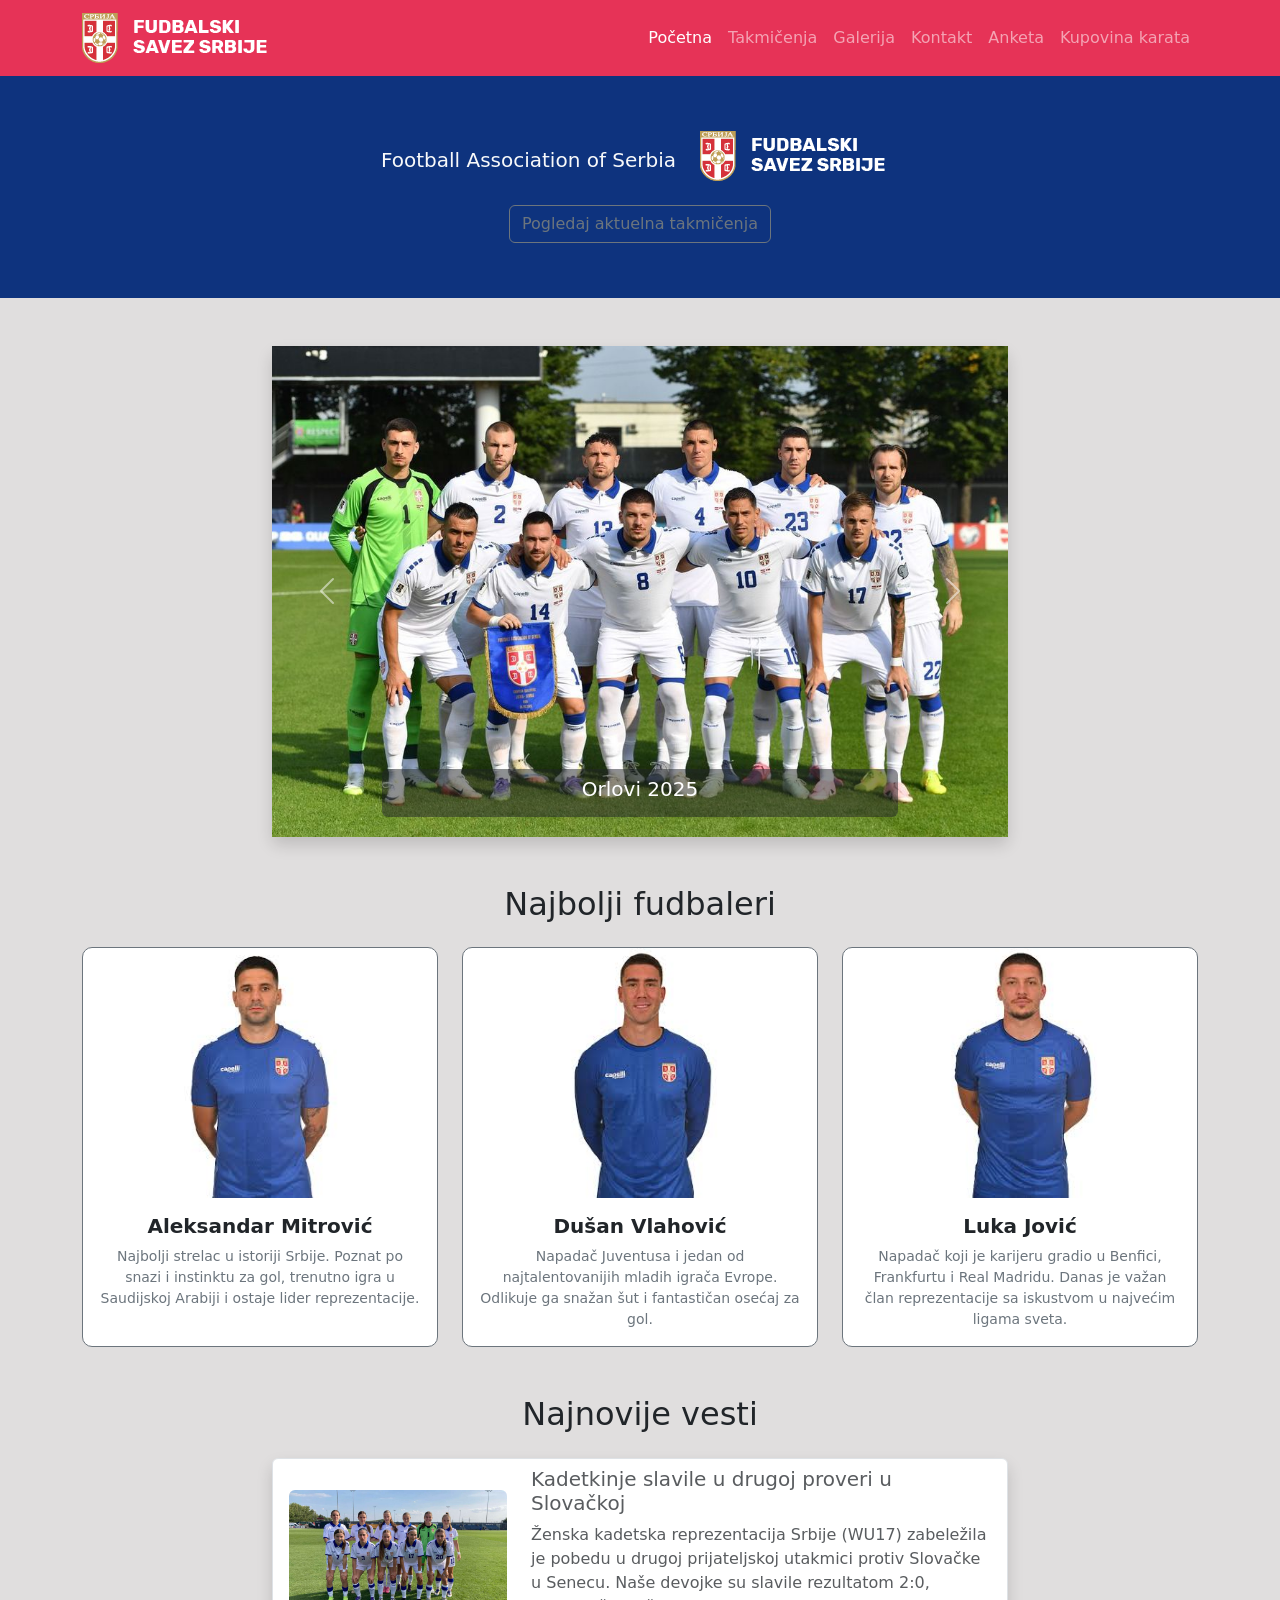
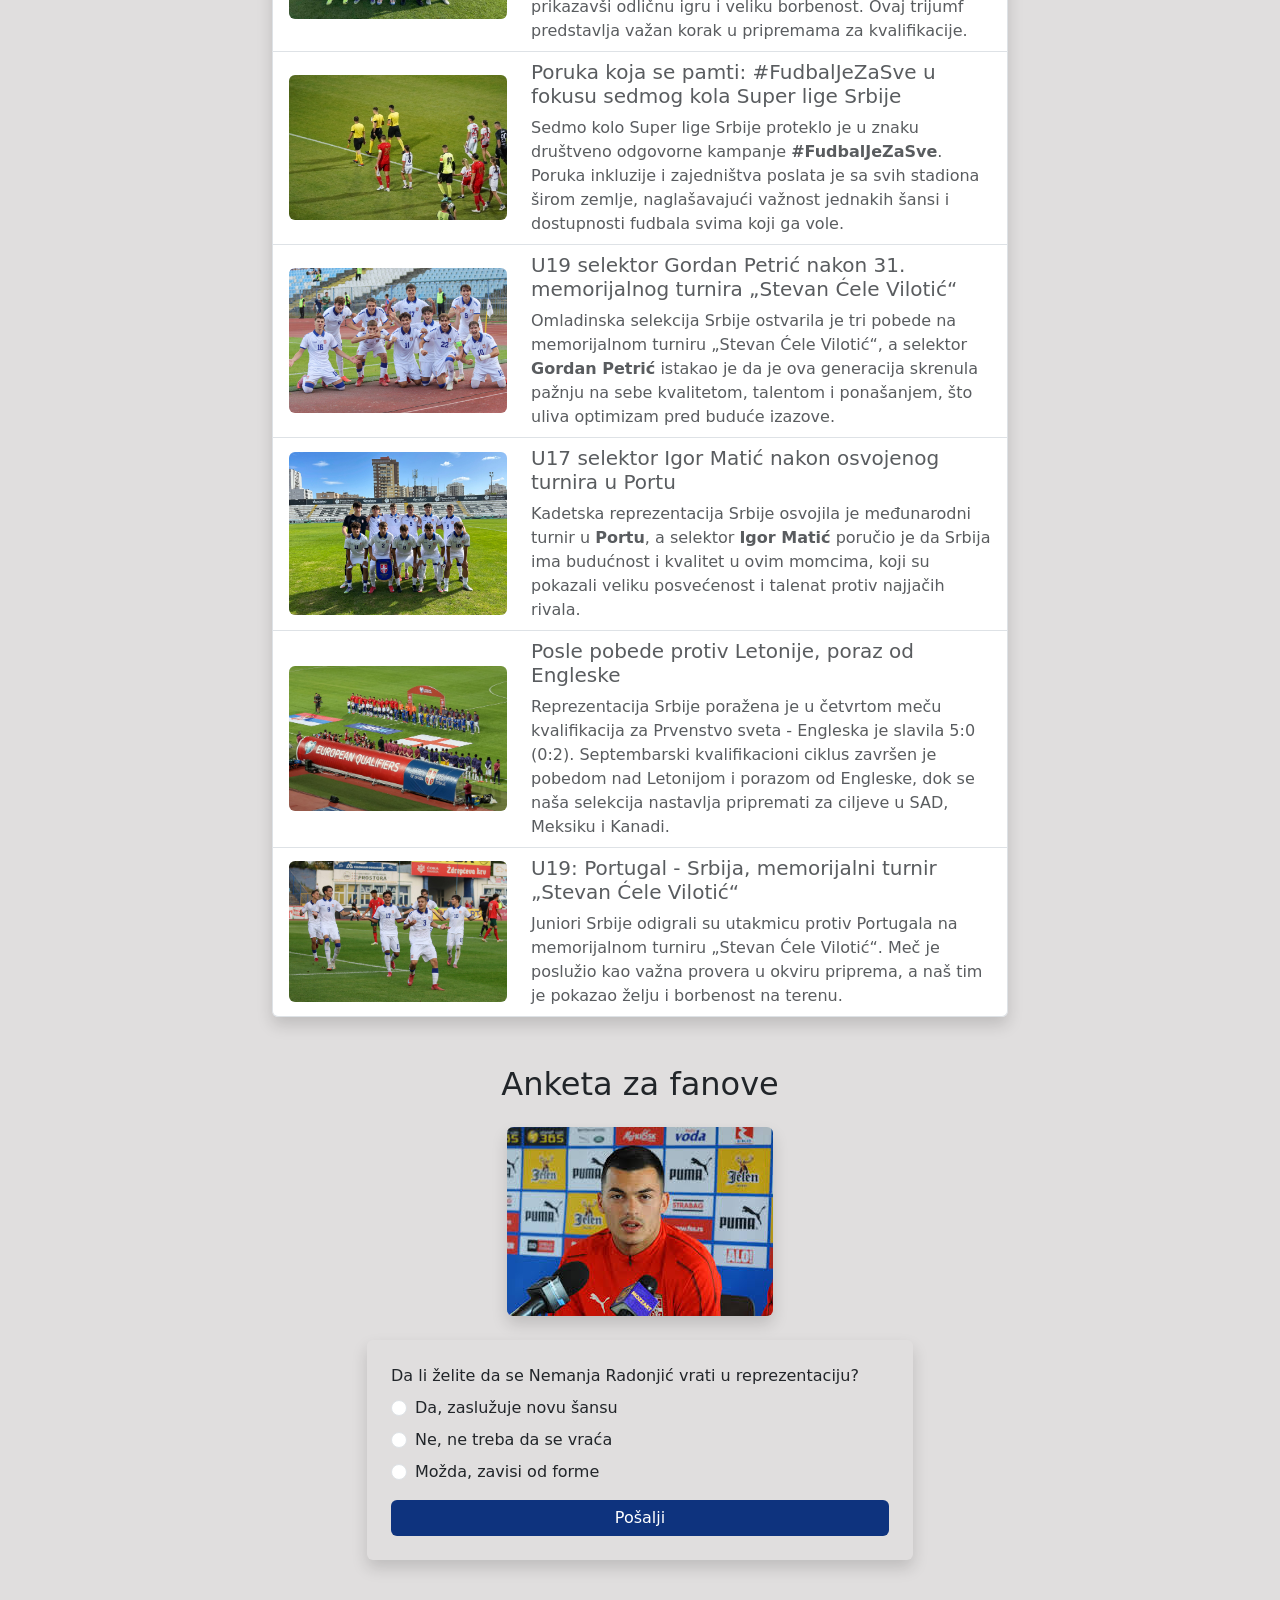
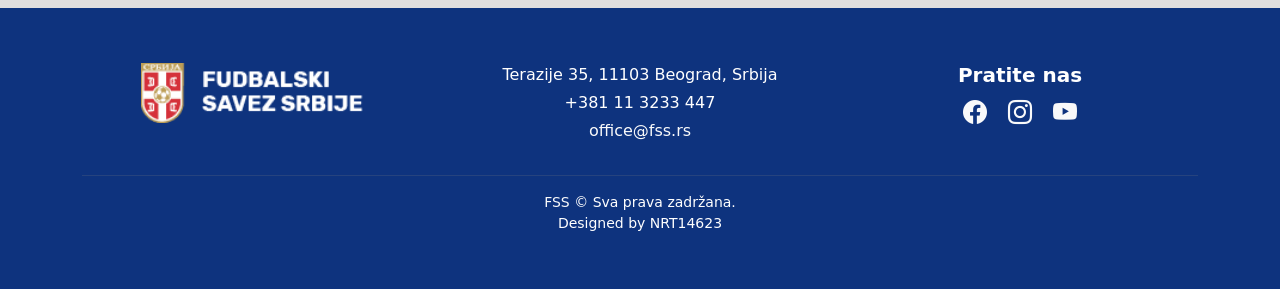
<file: index.html>
<!DOCTYPE html>
<html>
<head>
<title>FSS - Početna</title>
<meta charset="UTF-8">
<meta name="viewport" content="width=device-width, initial-scale=1.0">
<meta name="description" content="Zvanična stranica fudbalske reprezentacije Srbije, vesti, rezultati, takmičenja, igrači i ankete za navijače.">
<meta name="keywords" content="Fudbal, Srbija, reprezentacija, FSS, vesti, fudbalski savezi, utakmice, fudbaleri, takmičenja">
<link href="bootstrap/css/bootstrap.min.css" rel="stylesheet">
<link href="stil.css" rel="stylesheet">
<link rel="stylesheet" href="https://cdn.jsdelivr.net/npm/bootstrap-icons/font/bootstrap-icons.css">
<link rel="icon" type="image/png" href="slike/logo1.png">
</head>
<body>

  <!--Navigacija-->
<nav class="navbar navbar-expand-lg navbar-dark">
  <div class="container">
    <a class="navbar-brand fw-bold" href="index.html">
    <img src="slike/logo.png" alt="FSS Logo" id="logo">
    </a>
    <button class="navbar-toggler" type="button" data-bs-toggle="collapse" data-bs-target="#sazimajuciKontejner">
      <span class="navbar-toggler-icon"></span>
    </button>
    <div class="collapse navbar-collapse justify-content-end" id="sazimajuciKontejner">
      <ul class="navbar-nav">
        <li class="nav-item"><a class="nav-link active" href="index.html">Početna</a></li>
        <li class="nav-item"><a class="nav-link" href="takmicenja.html">Takmičenja</a></li>
        <li class="nav-item"><a class="nav-link" href="galerija.html">Galerija</a></li>
        <li class="nav-item"><a class="nav-link" href="kontakt.html">Kontakt</a></li>
        <li class="nav-item"><a class="nav-link" href="anketa.html">Anketa</a></li>
        <li class="nav-item"><a class="nav-link" href="karte.html">Kupovina karata</a></li>
      </ul>
    </div>
  </div>
</nav>
<!--Kraj navigacije-->

<!--Header-->
<header class="text-light text-center">
  <div class="container">
<div class="row justify-content-center align-items-center">

 <div class="col-auto text-center">   
<h2 class="h5 mt-2 mb-0">Football Association of Serbia</h2>
</div>
<!-- Desna strana logo -->
      <div class="col-auto text-center ">
        <img src="slike/logo.png" alt="Logo FSS" id="logo-header">
      </div>
    </div>
    <!-- Dugme-->
    <div class="row mt-4">
      <div class="col text-center">
        <a href="takmicenja.html" class="btn btn-outline-secondary">
          Pogledaj aktuelna takmičenja
        </a>
      </div>
    </div>
  </div>
</header>
<!---Kraj header-a-->


<!---Carousel-->
<section class="container my-5">
  <div class="row justify-content-center">
    <div class="col-md-8"> 
      <div id="carouselExampleCaptions" class="carousel slide shadow rounded">
        <div class="carousel-inner">
          <div class="carousel-item active">
            <img src="slike/Reprezentacija1.jpeg" class="d-block w-100" alt="Orlovi 2025">
            <div class="carousel-caption bg-dark bg-opacity-50 rounded p-2">
              <h5>Orlovi 2025</h5>
            </div>
          </div>
          <div class="carousel-item">
            <img src="slike/Reprezentacija2.jpg" class="d-block w-100" alt="Orlići 2025">
            <div class="carousel-caption bg-dark bg-opacity-50 rounded p-2">
              <h5>Orlići 2025</h5>
            </div>
          </div>
          <div class="carousel-item">
            <img src="slike/Reprezentacija3.jpg" class="d-block w-100" alt="Ženska selekcija">
            <div class="carousel-caption bg-dark bg-opacity-50 rounded p-2">
              <h5>Ženska "A" selekcija</h5>
            </div>
          </div>
        </div>

        <button class="carousel-control-prev" type="button" data-bs-target="#carouselExampleCaptions" data-bs-slide="prev">
          <span class="carousel-control-prev-icon"></span>
        </button>
        <button class="carousel-control-next" type="button" data-bs-target="#carouselExampleCaptions" data-bs-slide="next">
          <span class="carousel-control-next-icon"></span>
        </button>
      </div>
    </div>
  </div>
</section>

<!--Igraci-->
<section class="container mt-5">
  <h2 class="text-center mb-4">Najbolji fudbaleri</h2>
  <div class="row justify-content-center g-4">

    <!-- Mitrović -->
    <div class="col-md-4">
      <div class="card text-center bg-white border-secondary h-100">
        <img src="slike/Mitrovic.jpg" class="card-img-top img-fluid" alt="Aleksandar Mitrović" style="max-height:250px; object-fit:contain;">
        <div class="card-body">
          <h5 class="card-title text-dark"><strong>Aleksandar Mitrović</strong></h5>
          <p class="card-text text-secondary small">
            Najbolji strelac u istoriji Srbije. Poznat po snazi i instinktu za gol, 
            trenutno igra u Saudijskoj Arabiji i ostaje lider reprezentacije.
          </p>
        </div>
      </div>
    </div>

    <!-- Vlahović -->
    <div class="col-md-4">
      <div class="card text-center bg-white border-secondary h-100">
        <img src="slike/Vlahovic.jpg" class="card-img-top img-fluid" alt="Dušan Vlahović" style="max-height:250px; object-fit:contain;">
        <div class="card-body">
          <h5 class="card-title text-dark"><strong>Dušan Vlahović</strong></h5>
          <p class="card-text text-secondary small">
            Napadač Juventusa i jedan od najtalentovanijih mladih igrača Evrope. 
            Odlikuje ga snažan šut i fantastičan osećaj za gol.
          </p>
        </div>
      </div>
    </div>

    <!-- Jović -->
    <div class="col-md-4">
      <div class="card text-center bg-white border-secondary h-100">
        <img src="slike/Jovic.jpg" class="card-img-top img-fluid" alt="Luka Jović" style="max-height:250px; object-fit:contain;">
        <div class="card-body">
          <h5 class="card-title text-dark"><strong>Luka Jović</strong></h5>
          <p class="card-text text-secondary small">
            Napadač koji je karijeru gradio u Benfici, Frankfurtu i Real Madridu. 
            Danas je važan član reprezentacije sa iskustvom u najvećim ligama sveta.
          </p>
        </div>
      </div>
    </div>

  </div>
</section>




<!---Vesti-->
   <section class="container my-5">
  <div class="row justify-content-center">
    <div class="col-lg-8">
      <h2 class="text-center mb-4">Najnovije vesti</h2>
      <div class="list-group shadow">
     <a href="https://fss.rs/wu17-kadetkinje-slavile-u-drugoj-proveri-u-slovackoj/" 
   target="_blank" rel="noopener" class="list-group-item list-group-item-action">
  <div class="row align-items-center">

    <div class="col-md-4">
      <img src="slike/Vesti1.jpeg" class="img-fluid rounded" alt="Kadetska reprezentacija Srbije">
    </div>
    <div class="col-md-8">
      <h5>Kadetkinje slavile u drugoj proveri u Slovačkoj</h5>
      <p class="mb-0">
        Ženska kadetska reprezentacija Srbije (WU17) zabeležila je pobedu u drugoj prijateljskoj utakmici 
        protiv Slovačke u Senecu. Naše devojke su slavile rezultatom 2:0, prikazavši odličnu igru i veliku borbenost. 
        Ovaj trijumf predstavlja važan korak u pripremama za kvalifikacije.
      </p>
    </div>
  </div>
</a>

<a href="https://fss.rs/poruka-koja-se-pamti-fudbaljezasve-u-fokusu-sedmog-kola-super-lige-srbije/" 
   target="_blank" rel="noopener" class="list-group-item list-group-item-action">
  <div class="row align-items-center">
    
    <div class="col-md-4">
      <img src="slike/Vesti.jpg" class="img-fluid rounded" alt="Fudbal je za sve">
    </div>
    <div class="col-md-8">
      <h5>Poruka koja se pamti: #FudbalJeZaSve u fokusu sedmog kola Super lige Srbije</h5>
      <p class="mb-0">
        Sedmo kolo Super lige Srbije proteklo je u znaku društveno odgovorne kampanje 
        <strong>#FudbalJeZaSve</strong>. Poruka inkluzije i zajedništva poslata je sa svih 
        stadiona širom zemlje, naglašavajući važnost jednakih šansi i dostupnosti fudbala 
        svima koji ga vole.
      </p>
    </div>
  </div>
</a>

<a href="https://fss.rs/u19-selektor-gordan-petric-nakon-31-memorijalnog-turnira-stevan-cele-vilotic-i-tri-pobede-omladinske-selekcije-ova-generacija-skrenula-je-paznju-na-sebe-svojim-kvalitetom-talentom-i-ponasanjem/" 
   target="_blank" rel="noopener" class="list-group-item list-group-item-action">
  <div class="row align-items-center">
    
    <div class="col-md-4">
      <img src="slike/Vesti2.jpg" class="img-fluid rounded" alt="U19 selektor Gordan Petrić">
    </div>
    <div class="col-md-8">
      <h5>U19 selektor Gordan Petrić nakon 31. memorijalnog turnira „Stevan Ćele Vilotić“</h5>
      <p class="mb-0">
        Omladinska selekcija Srbije ostvarila je tri pobede na memorijalnom turniru 
        „Stevan Ćele Vilotić“, a selektor <strong>Gordan Petrić</strong> istakao je da je 
        ova generacija skrenula pažnju na sebe kvalitetom, talentom i ponašanjem, 
        što uliva optimizam pred buduće izazove.
      </p>
    </div>
  </div>
</a>

<a href="https://fss.rs/u17-selektor-igor-matic-nakon-osvojenog-turnira-u-portu-srbija-ima-buducnost-i-kvalitet-u-ovim-momcima/" 
   target="_blank" rel="noopener" class="list-group-item list-group-item-action">
  <div class="row align-items-center">

    <div class="col-md-4">
      <img src="slike/Vesti3.jpg" class="img-fluid rounded" alt="U17 selektor Igor Matić">
    </div>
    <div class="col-md-8">
      <h5>U17 selektor Igor Matić nakon osvojenog turnira u Portu</h5>
      <p class="mb-0">
        Kadetska reprezentacija Srbije osvojila je međunarodni turnir u <strong>Portu</strong>, 
        a selektor <strong>Igor Matić</strong> poručio je da Srbija ima budućnost i kvalitet 
        u ovim momcima, koji su pokazali veliku posvećenost i talenat protiv najjačih rivala.
      </p>
    </div>
  </div>
</a>

<a href="https://fss.rs/72600-2/" target="_blank" rel="noopener" class="list-group-item list-group-item-action">
  <div class="row align-items-center">
   
    <div class="col-md-4">
      <img src="slike/Vesti4.jpeg" class="img-fluid rounded" alt="Posle pobede Letonije, poraz od Engleske">
    </div>
    <div class="col-md-8">
      <h5>Posle pobede protiv Letonije, poraz od Engleske</h5>
      <p class="mb-0">
        Reprezentacija Srbije poražena je u četvrtom meču kvalifikacija za Prvenstvo sveta - Engleska je slavila 5:0 (0:2). 
        Septembarski kvalifikacioni ciklus završen je pobedom nad Letonijom i porazom od Engleske, dok se naša selekcija nastavlja pripremati za ciljeve u SAD, Meksiku i Kanadi.
      </p>
    </div>
  </div>
</a>

<a href="https://fss.rs/u19-portugal-srbija-memorijalni-turnir-stevan-cele-vilotic/" target="_blank" rel="noopener" class="list-group-item list-group-item-action">
  <div class="row align-items-center">
    
    <div class="col-md-4">
      <img src="slike/Vesti5.jpg" class="img-fluid rounded" alt="U19 Portugal vs Srbija Memorijal Stevan Ćele Vilotić">
    </div>
    <div class="col-md-8">
      <h5>U19: Portugal - Srbija, memorijalni turnir „Stevan Ćele Vilotić“</h5>
      <p class="mb-0">
        Juniori Srbije odigrali su utakmicu protiv Portugala na memorijalnom turniru „Stevan Ćele Vilotić“. 
        Meč je poslužio kao važna provera u okviru priprema, a naš tim je pokazao želju i borbenost na terenu.
      </p>
    </div>
  </div>
</a>
 </div>
 </div> 
 </div>
</section>


 <!--Anketa za fanove-->
<section class="container my-5">
  <h2 class="text-center mb-4">Anketa za fanove</h2>

  <!-- Slika -->
  <div class="text-center mb-4">
    <img src="slike/Radonjic.jpg" alt="Nemanja Radonjić" 
         class="img-fluid rounded shadow" 
         style="max-width:400px; height:auto;">
  </div>

  <!-- Forma -->
  <div class="row justify-content-center">
    <div class="col-md-6">
      <form id="fanOdgovor" class="text-start p-4 rounded shadow">
        <label class="form-label ">Da li želite da se Nemanja Radonjić vrati u reprezentaciju?</label>

        <div class="form-check mb-2">
          <input class="form-check-input" type="radio" name="odgovor" id="da" value="Da">
          <label class="form-check-label" for="da">Da, zaslužuje novu šansu</label>
        </div>

        <div class="form-check mb-2">
          <input class="form-check-input" type="radio" name="odgovor" id="ne" value="Ne">
          <label class="form-check-label" for="ne">Ne, ne treba da se vraća</label>
        </div>

        <div class="form-check mb-3">
          <input class="form-check-input" type="radio" name="odgovor" id="mozda" value="Možda">
          <label class="form-check-label" for="mozda">Možda, zavisi od forme</label>
        </div>

        <button type="submit" class="btn btn-primary w-100">Pošalji</button>
      </form>

      <div id="alertFan" class="alert alert-success mt-3 d-none" role="alert">
        Hvala što ste glasali!
      </div>
    </div>
  </div>
</section>


<!--footer-->
<footer>
  <div class="container">
    <div class="row">
      <!-- Logo -->
      <div class="col-md-4 mb-3">
        <img src="slike/logo.png" alt="FSS logo" id="logo-footer" style="height:60px;">
      </div>

      <!-- Kontakt informacije -->
      <div class="col-md-4 mb-3">
        <p class="mb-1">Terazije 35, 11103 Beograd, Srbija</p>
        <p class="mb-1">+381 11 3233 447</p>
        <p class="mb-0"><a href="mailto:office@fss.rs" class="text-light text-decoration-none">office@fss.rs</a></p>
      </div>

      <!-- Društvene mreže -->
      <div class="col-md-4 mb-3">
        <h5 class="fw-bold">Pratite nas</h5>
        <a href="https://www.facebook.com/FudbalskiSavezSrbije" class="text-light me-3"><i class="bi bi-facebook fs-4"></i></a>
        <a href="https://www.instagram.com/fudbalskisavezsrbije/" class="text-light me-3"><i class="bi bi-instagram fs-4"></i></a>
        <a href="https://www.youtube.com/user/FSSrbije" class="text-light"><i class="bi bi-youtube fs-4"></i></a>
      </div>
    </div>

    <hr class="border-secondary">

    <!-- Copyright -->
    <div class="text-center small">
      <span><a href="index.html" class="text-decoration-none text-light">FSS</a> © Sva prava zadržana.</span>
      <div>Designed by NRT14623</div>
    </div>
  </div>
</footer>
<!--Kraj footer-a-->

<script>
document.addEventListener('DOMContentLoaded', function () {
  const form = document.getElementById('fanOdgovor');
  const alertBox = document.getElementById('alertFan');

  form.addEventListener('submit', function (e) {
    e.preventDefault();
    alertBox.classList.remove('d-none');
  });
});
</script>



<script src="bootstrap/js/bootstrap.bundle.min.js"></script>


</body>
</html>
</file>
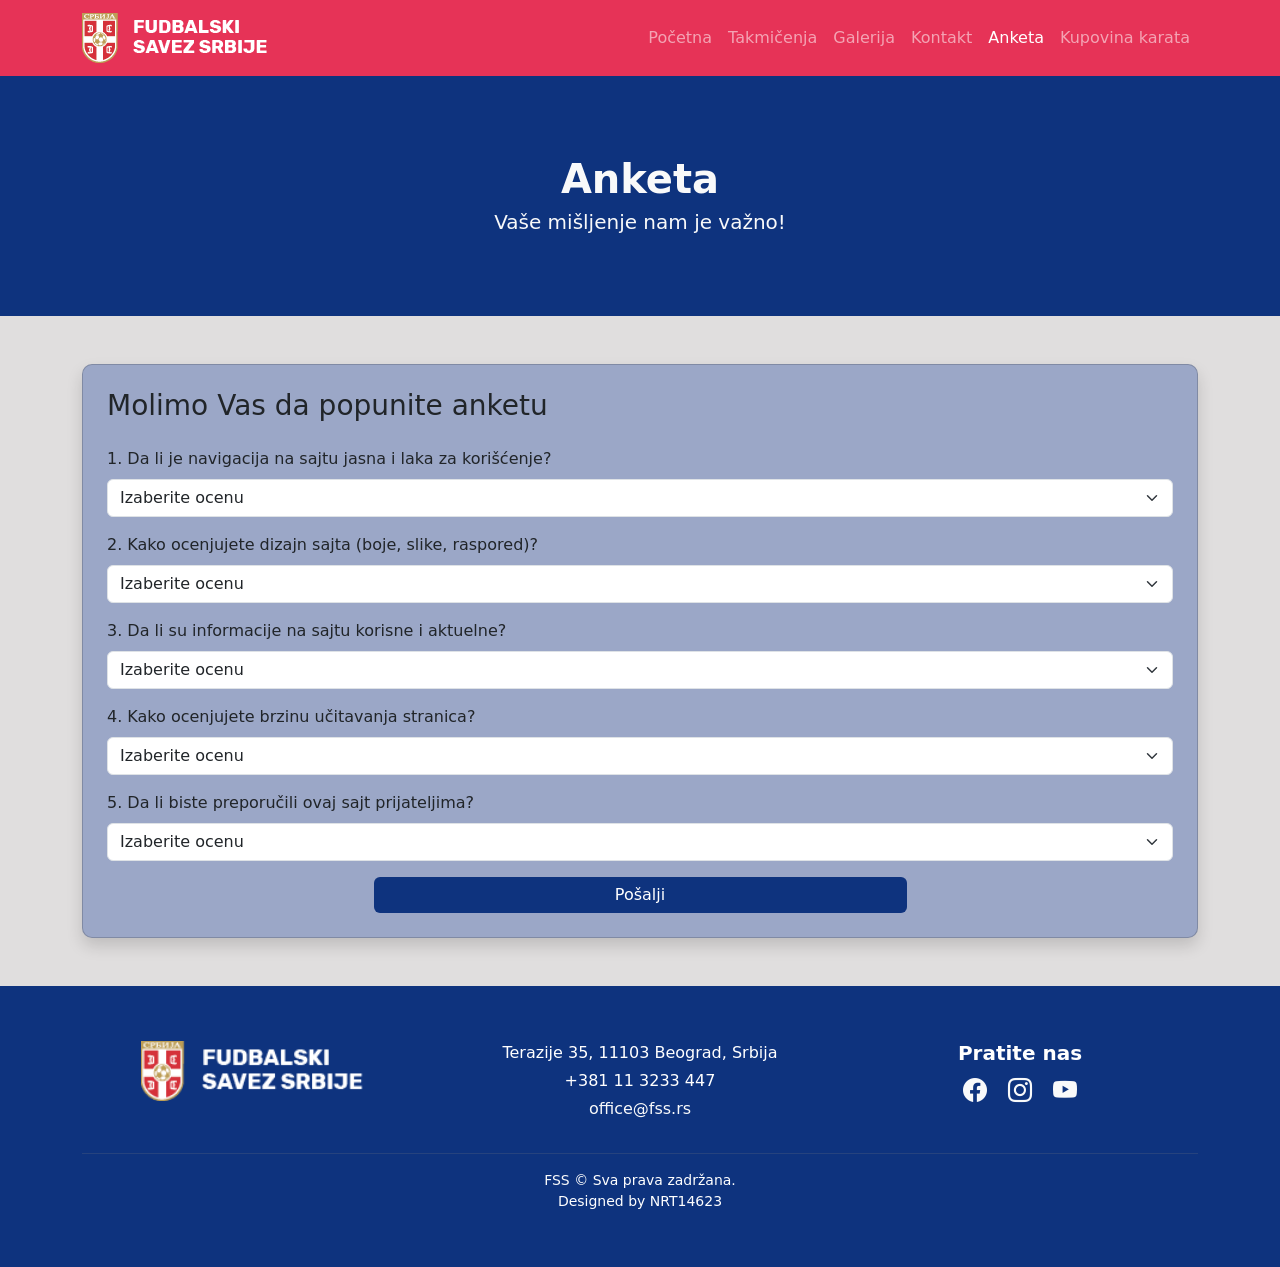
<file: anketa.html>
<!DOCTYPE html>
<html>
<head>
<title>FSS - Anketa</title>
<meta charset="UTF-8">
<meta name="viewport" content="width=device-width, initial-scale=1.0">
<meta name="description" content="Učestvujte u anketama Fudbalskog saveza Srbije i podelite svoje mišljenje o sajtu">
<meta name="keywords" content="Anketa, navijači, mišljenje, fudbal, FSS, reprezentacija, povratne informacije">
<link href="bootstrap/css/bootstrap.min.css" rel="stylesheet">
<link href="stil.css" rel="stylesheet">
<link rel="stylesheet" href="https://cdn.jsdelivr.net/npm/bootstrap-icons/font/bootstrap-icons.css">
<link rel="icon" type="image/png" href="slike/logo1.png">
</head>
<body>

  <!--Navigacija-->
<nav class="navbar navbar-expand-lg navbar-dark">
  <div class="container">
    <a class="navbar-brand fw-bold" href="index.html">
    <img src="slike/logo.png" alt="FSS Logo" id="logo">
    </a>
    <button class="navbar-toggler" type="button" data-bs-toggle="collapse" data-bs-target="#sazimajuciKontejner">
      <span class="navbar-toggler-icon"></span>
    </button>
    <div class="collapse navbar-collapse justify-content-end" id="sazimajuciKontejner">
      <ul class="navbar-nav">
        <li class="nav-item"><a class="nav-link" href="index.html">Početna</a></li>
        <li class="nav-item"><a class="nav-link" href="takmicenja.html">Takmičenja</a></li>
        <li class="nav-item"><a class="nav-link" href="galerija.html">Galerija</a></li>
        <li class="nav-item"><a class="nav-link" href="kontakt.html">Kontakt</a></li>
        <li class="nav-item"><a class="nav-link active" href="anketa.html">Anketa</a></li>
        <li class="nav-item"><a class="nav-link" href="karte.html">Kupovina karata</a></li>
      </ul>
    </div>
  </div>
</nav>
<!--Kraj navigacije-->

<!--Header-->
<header class="text-light text-center">
<div class="container">
<div class="row justify-content-center align-items-center">
    <div class="row mt-4">
      <div class="col text-center">
         <h1 class="mb-1">Anketa</h1>
          <p class="lead mb-4">Vaše mišljenje nam je važno!</p>
      </div>
    </div>
  </div>
</header>
<!---Kraj header-a-->

<section class="container my-5">
  <div class="card shadow p-4" id="kartica">
    <h3 class="mb-4">Molimo Vas da popunite anketu</h3>
    <form id="anketaForm">
      <div class="mb-3">
        <label for="pitanje1" class="form-label">1. Da li je navigacija na sajtu jasna i laka za korišćenje?</label>
        <select class="form-select" id="pitanje1" required>
          <option value="">Izaberite ocenu</option>
          <option value="1">1 - Uopšte nije jasna</option>
          <option value="2">2</option>
          <option value="3">3 - Delimično je jasna</option>
          <option value="4">4</option>
          <option value="5">5 - Veoma jasna</option>
        </select>
      </div>
      <div class="mb-3">
        <label for="pitanje2" class="form-label">2. Kako ocenjujete dizajn sajta (boje, slike, raspored)?</label>
        <select class="form-select" id="pitanje2" required>
          <option value="">Izaberite ocenu</option>
          <option value="1">1 - Loše</option>
          <option value="2">2</option>
          <option value="3">3 - Prosečno</option>
          <option value="4">4</option>
          <option value="5">5 - Odlično</option>
        </select>
      </div>
      <div class="mb-3">
        <label for="pitanje3" class="form-label">3. Da li su informacije na sajtu korisne i aktuelne?</label>
        <select class="form-select" id="pitanje3" required>
          <option value="">Izaberite ocenu</option>
          <option value="1">1 - Uopšte nisu</option>
          <option value="2">2</option>
          <option value="3">3 - Delimično</option>
          <option value="4">4</option>
          <option value="5">5 - Veoma su korisne</option>
        </select>
      </div>
      <div class="mb-3">
        <label for="pitanje4" class="form-label">4. Kako ocenjujete brzinu učitavanja stranica?</label>
        <select class="form-select" id="pitanje4" required>
          <option value="">Izaberite ocenu</option>
          <option value="1">1 - Veoma sporo</option>
          <option value="2">2</option>
          <option value="3">3 - Prihvatljivo</option>
          <option value="4">4</option>
          <option value="5">5 - Veoma brzo</option>
        </select>
      </div>
      <div class="mb-3">
        <label for="pitanje5" class="form-label">5. Da li biste preporučili ovaj sajt prijateljima?</label>
        <select class="form-select" id="pitanje5" required>
          <option value="">Izaberite ocenu</option>
          <option value="1">1 - Ne bih preporučio</option>
          <option value="2">2</option>
          <option value="3">3 - Možda ali ne baš svima</option>
          <option value="4">4</option>
          <option value="5">5 - Vrlo rado bih preporučio svima</option>
        </select>
      </div>
<div class="text-center">
  <button type="submit" class="btn btn-primary w-50">Pošalji</button>
</div>
    </form>
  </div>



  <!-- Statistika -->
  <div id="statistika" class="mt-5 d-none">
    <h3 class="mb-4">Statistika</h3>
    <ul class="list-group">
      <li class="list-group-item d-flex justify-content-between">
        Navigacija: <span id="rez1"></span>
      </li>
      <li class="list-group-item d-flex justify-content-between">
        Dizajn sajta: <span id="rez2"></span>
      </li>
      <li class="list-group-item d-flex justify-content-between">
        Informacije: <span id="rez3"></span>
      </li>
      <li class="list-group-item d-flex justify-content-between">
        Brzina sajta: <span id="rez4"></span>
      </li>
      <li class="list-group-item d-flex justify-content-between">
        Preporuka sajta: <span id="rez5"></span>
      </li>
    </ul>
  </div>
</section>

<!--footer-->
<footer>
  <div class="container">
    <div class="row">
      <!-- Logo -->
      <div class="col-md-4 mb-3">
        <img src="slike/logo.png" alt="FSS logo" id="logo-footer" style="height:60px;">
      </div>

      <!-- Kontakt informacije -->
      <div class="col-md-4 mb-3">
        <p class="mb-1">Terazije 35, 11103 Beograd, Srbija</p>
        <p class="mb-1">+381 11 3233 447</p>
        <p class="mb-0"><a href="mailto:office@fss.rs" class="text-light text-decoration-none">office@fss.rs</a></p>
      </div>

      <!-- Društvene mreže -->
      <div class="col-md-4 mb-3">
        <h5 class="fw-bold">Pratite nas</h5>
        <a href="https://www.facebook.com/FudbalskiSavezSrbije" class="text-light me-3"><i class="bi bi-facebook fs-4"></i></a>
        <a href="https://www.instagram.com/fudbalskisavezsrbije/" class="text-light me-3"><i class="bi bi-instagram fs-4"></i></a>
        <a href="https://www.youtube.com/user/FSSrbije" class="text-light"><i class="bi bi-youtube fs-4"></i></a>
      </div>
    </div>

    <hr class="border-secondary">

    <!-- Copyright -->
    <div class="text-center small">
      <span><a href="index.html" class="text-decoration-none text-light">FSS</a> © Sva prava zadržana.</span>
      <div>Designed by NRT14623</div>
    </div>
  </div>
</footer>
<!--Kraj footer-a-->

<script src="https://code.jquery.com/jquery-3.6.0.min.js"></script>

<script>
$(document).ready(function(){
  $("#anketaForm").on("submit", function(e){
    e.preventDefault();
    let oc1 = parseFloat($("#pitanje1").val());
    let oc2 = parseFloat($("#pitanje2").val());
    let oc3 = parseFloat($("#pitanje3").val());
    let oc4 = parseFloat($("#pitanje4").val());
    let oc5 = parseFloat($("#pitanje5").val());
    function oznaci(id, ocena){
      let boja;
      if(ocena <= 1.25){ boja = "bg-primary text-white"; }
      else if(ocena <= 3.5){ boja = "bg-warning"; }
      else { boja = "bg-success text-white"; }
      $("#" + id).text(ocena.toFixed(2)).attr("class", boja + " px-2 rounded");
    }
    oznaci("rez1", oc1);
    oznaci("rez2", oc2);
    oznaci("rez3", oc3);
    oznaci("rez4", oc4);
    oznaci("rez5", oc5);
    $("#statistika").removeClass("d-none");
  });
});
</script>

<script src="bootstrap/js/bootstrap.bundle.min.js"></script>


</body>
</html>
</file>
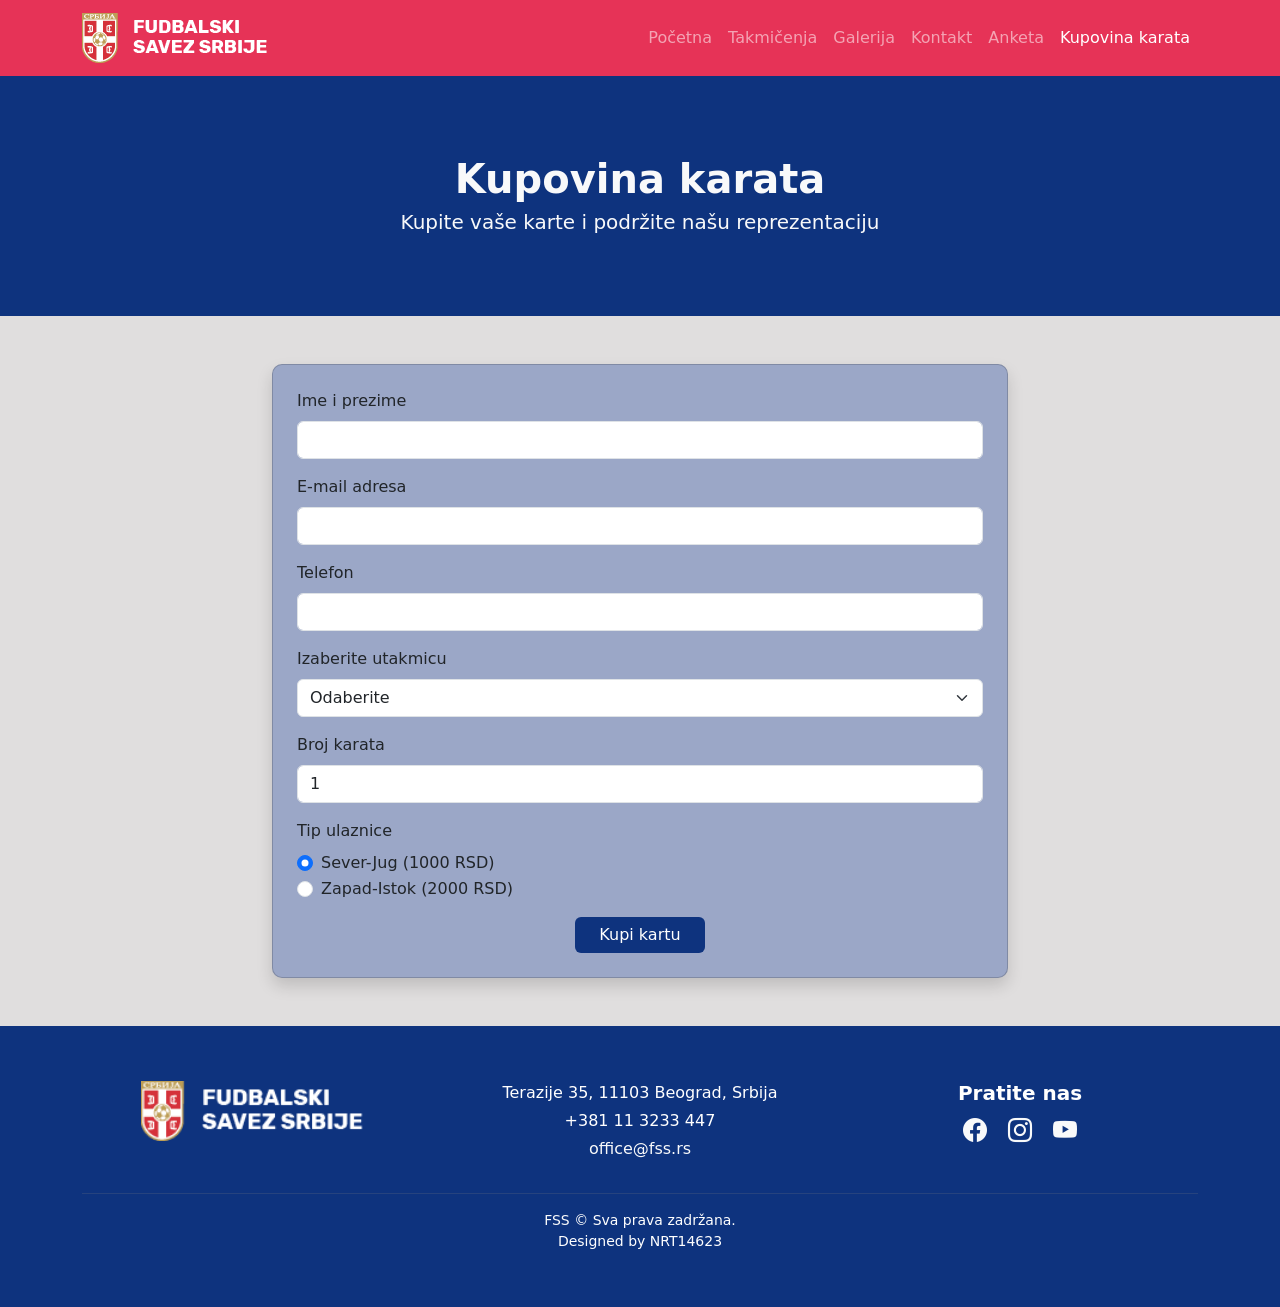
<file: karte.html>
<!DOCTYPE html>
<html>
<head>
<title>FSS - Kupovina karata</title>
<meta charset="UTF-8">
<meta name="viewport" content="width=device-width, initial-scale=1.0">
<meta name="description" content="Kupite ulaznice za utakmice fudbalske reprezentacije Srbije i bodrite Orlove uživo sa tribina.">
<meta name="keywords" content="Kupovina karata, ulaznice, Srbija fudbal, reprezentacija, Marakana, utakmice, FSS">
<link href="bootstrap/css/bootstrap.min.css" rel="stylesheet">
<link href="stil.css" rel="stylesheet">
<link rel="stylesheet" href="https://cdn.jsdelivr.net/npm/bootstrap-icons/font/bootstrap-icons.css">
<link rel="icon" type="image/png" href="slike/logo1.png">
</head>
<body>

  <!--Navigacija-->
<nav class="navbar navbar-expand-lg navbar-dark">
  <div class="container">
    <a class="navbar-brand fw-bold" href="index.html">
    <img src="slike/logo.png" alt="FSS Logo" id="logo">
    </a>
    <button class="navbar-toggler" type="button" data-bs-toggle="collapse" data-bs-target="#sazimajuciKontejner">
      <span class="navbar-toggler-icon"></span>
    </button>
    <div class="collapse navbar-collapse justify-content-end" id="sazimajuciKontejner">
      <ul class="navbar-nav">
        <li class="nav-item"><a class="nav-link" href="index.html">Početna</a></li>
        <li class="nav-item"><a class="nav-link" href="takmicenja.html">Takmičenja</a></li>
        <li class="nav-item"><a class="nav-link" href="galerija.html">Galerija</a></li>
        <li class="nav-item"><a class="nav-link" href="kontakt.html">Kontakt</a></li>
        <li class="nav-item"><a class="nav-link" href="anketa.html">Anketa</a></li>
        <li class="nav-item"><a class="nav-link active" href="karte.html">Kupovina karata</a></li>
      </ul>
    </div>
  </div>
</nav>
<!--Kraj navigacije-->

<!--Header-->
<header class="text-light text-center">
 <div class="container">
<div class="row justify-content-center align-items-center">
    <div class="row mt-4">
      <div class="col text-center">
         <h1 class="mb-1">Kupovina karata</h1>
          <p class="lead mb-4">Kupite vaše karte i podržite našu reprezentaciju</p>
      </div>
    </div>
  </div>
</header>
<!---Kraj header-a-->

<section class="container mb-5 mt-5">
  <div class="row justify-content-center">
    <div class="col-lg-8">
      <div class="card shadow">
        <div class="card-body p-4">
          <form id="formaKarte">
            <div class="mb-3">
              <label for="ime" class="form-label">Ime i prezime</label>
              <input type="text" class="form-control" name="ime" id="ime" required>
            </div>
            <div class="mb-3">
              <label for="email" class="form-label">E-mail adresa</label>
              <input type="email" class="form-control" name="email" id="email" required>
            </div>
            <div class="mb-3">
              <label for="telefon" class="form-label">Telefon</label>
              <input type="tel" class="form-control" name="telefon" id="telefon" required>
            </div>
            <div class="mb-3">
              <label for="utakmica" class="form-label">Izaberite utakmicu</label>
              <select class="form-select" name="utakmica" id="utakmica" required>
                <option value="">Odaberite</option>
                <option>Srbija - Engleska (09.09.2025, Srbija, Marakana)</option>
                <option>Srbija - Andora (10.09.2025, Srbija, Marakana)</option>
                 <option>Srbija - Latvija (11.09.2025, Srbija, Marakana)</option>
              </select>
            </div>
            <div class="mb-3">
              <label for="karte" class="form-label">Broj karata</label>
              <input type="number" class="form-control" name="karte" id="karte" min="1" max="10" value="1" required>
            </div>
            <div class="mb-3">
              <label class="form-label">Tip ulaznice</label>
              <div class="form-check">
                <input class="form-check-input" type="radio" name="tip" id="standard" value="standard" checked>
                <label class="form-check-label" for="standard">Sever-Jug (1000 RSD)</label>
              </div>
              <div class="form-check">
                <input class="form-check-input" type="radio" name="tip" id="vip" value="vip">
                <label class="form-check-label" for="vip">Zapad-Istok (2000 RSD)</label>
              </div>
            </div>
            <div class="text-center">
              <button type="submit" class="btn btn-primary px-4">Kupi kartu</button>
            </div>
          </form>
    <div id="poruka" class="alert alert-success text-center mt-3 d-none" role="alert">
    <div>
      <strong>Uspešno</strong> ste kupili kartu za utakmicu! Možete nastaviti kupovinu ili se vratiti na <a href="takmicenja.html">aktuelna takmičenja</a>.
  </div>
  </div>
</div>
</div>
</div>
</div>
</div>
</section>

<!--footer-->
<footer>
  <div class="container">
    <div class="row">
      <!-- Logo -->
      <div class="col-md-4 mb-3">
        <img src="slike/logo.png" alt="FSS logo" id="logo-footer" style="height:60px;">
      </div>

      <!-- Kontakt informacije -->
      <div class="col-md-4 mb-3">
        <p class="mb-1">Terazije 35, 11103 Beograd, Srbija</p>
        <p class="mb-1">+381 11 3233 447</p>
        <p class="mb-0"><a href="mailto:office@fss.rs" class="text-light text-decoration-none">office@fss.rs</a></p>
      </div>

      <!-- Društvene mreže -->
      <div class="col-md-4 mb-3">
        <h5 class="fw-bold">Pratite nas</h5>
        <a href="https://www.facebook.com/FudbalskiSavezSrbije" class="text-light me-3"><i class="bi bi-facebook fs-4"></i></a>
        <a href="https://www.instagram.com/fudbalskisavezsrbije/" class="text-light me-3"><i class="bi bi-instagram fs-4"></i></a>
        <a href="https://www.youtube.com/user/FSSrbije" class="text-light"><i class="bi bi-youtube fs-4"></i></a>
      </div>
    </div>

    <hr class="border-secondary">

    <!-- Copyright -->
    <div class="text-center small">
      <span><a href="index.html" class="text-decoration-none text-light">FSS</a> © Sva prava zadržana.</span>
      <div>Designed by NRT14623</div>
    </div>
  </div>
</footer>
<!--Kraj footer-a-->

<script src="bootstrap/js/bootstrap.bundle.min.js"></script>

<script>
  const forma = document.getElementById("formaKarte");
  const uspeh = document.getElementById("poruka");

  forma.addEventListener("submit", function(e) {
    e.preventDefault();
    const ime = document.getElementById("ime").value.trim();
    const email = document.getElementById("email").value.trim();
    const utakmica = document.getElementById("utakmica").value;
    uspeh.classList.add("d-none");
    if (ime && email && utakmica) {
      uspeh.classList.remove("d-none");
      forma.reset();
    }
  });
</script>

</body>
</html>
</file>
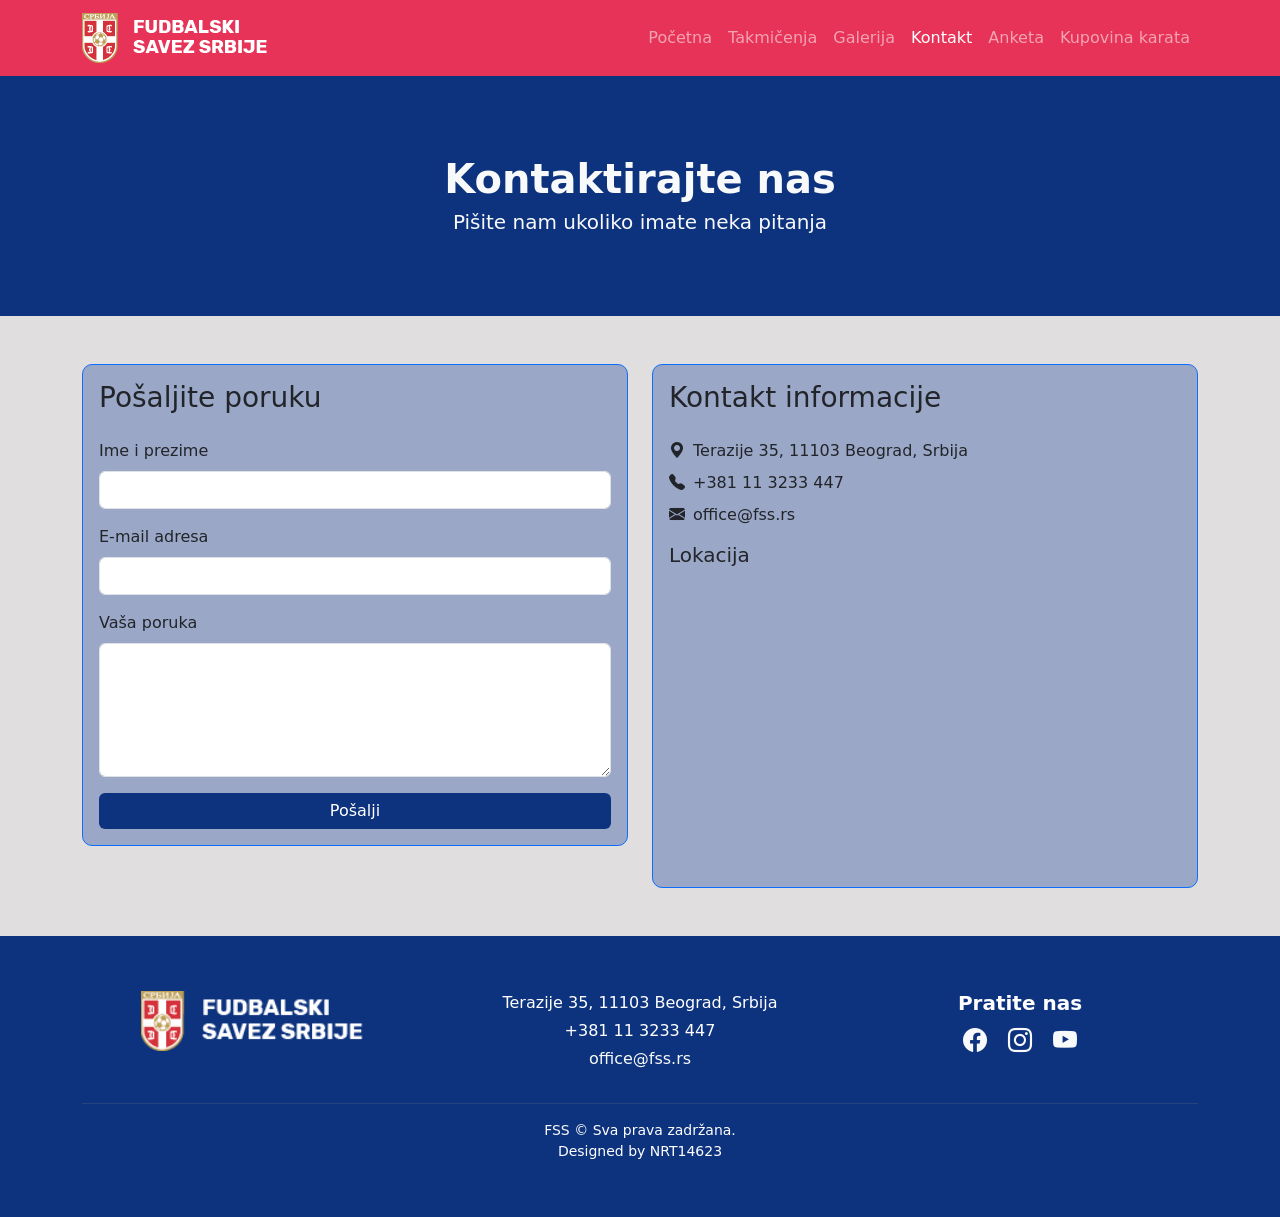
<file: kontakt.html>
<!DOCTYPE html>
<html>
<head>
<title>FSS - Kontakt</title>
<meta charset="UTF-8">
<meta name="viewport" content="width=device-width, initial-scale=1.0">
<meta name="description" content="Kontaktirajte Fudbalski savez Srbije, adresa, telefon, email i forma za pitanja.">
<meta name="keywords" content="Kontakt, FSS, adresa, telefon, email, fudbal Srbija">
<link href="bootstrap/css/bootstrap.min.css" rel="stylesheet">
<link href="stil.css" rel="stylesheet">
<link rel="stylesheet" href="https://cdn.jsdelivr.net/npm/bootstrap-icons/font/bootstrap-icons.css">
<link rel="icon" type="image/png" href="slike/logo1.png">
</head>
<body>

  <!--Navigacija-->
<nav class="navbar navbar-expand-lg navbar-dark">
  <div class="container">
    <a class="navbar-brand fw-bold" href="index.html">
    <img src="slike/logo.png" alt="FSS Logo" id="logo">
    </a>
    <button class="navbar-toggler" type="button" data-bs-toggle="collapse" data-bs-target="#sazimajuciKontejner">
      <span class="navbar-toggler-icon"></span>
    </button>
    <div class="collapse navbar-collapse justify-content-end" id="sazimajuciKontejner">
      <ul class="navbar-nav">
        <li class="nav-item"><a class="nav-link" href="index.html">Početna</a></li>
        <li class="nav-item"><a class="nav-link" href="takmicenja.html">Takmičenja</a></li>
        <li class="nav-item"><a class="nav-link" href="galerija.html">Galerija</a></li>
        <li class="nav-item"><a class="nav-link active" href="kontakt.html">Kontakt</a></li>
        <li class="nav-item"><a class="nav-link" href="anketa.html">Anketa</a></li>
        <li class="nav-item"><a class="nav-link" href="karte.html">Kupovina karata</a></li>
      </ul>
    </div>
  </div>
</nav>
<!--Kraj navigacije-->

<!--Header-->
<header class="text-light text-center">
  <div class="container">
<div class="row justify-content-center align-items-center">
    <div class="row mt-4">
      <div class="col text-center">
         <h1 class="mb-1">Kontaktirajte nas</h1>
          <p class="lead mb-4">Pišite nam ukoliko imate neka pitanja</p>
      </div>
    </div>
  </div>
</header>
<!---Kraj header-a-->

<section class="container my-5">
  <div class="row g-4">
    <!-- Forma -->
    <div class="col-lg-6">
      <div class="card border-primary">
        <div class="card-body">
          <h3 class="card-title mb-4">Pošaljite poruku</h3>
          <form id="formaKontakt">
            <div class="mb-3">
              <label for="ime" class="form-label">Ime i prezime</label>
              <input type="text" class="form-control" name="ime" id="ime" required>
            </div>
            <div class="mb-3">
              <label for="email" class="form-label">E-mail adresa</label>
              <input type="email" class="form-control" name="email" id="email" required>
            </div>
            <div class="mb-3">
              <label for="poruka" class="form-label">Vaša poruka</label>
              <textarea class="form-control" name="poruka" id="poruka" rows="5" required></textarea>
            </div>
            <button type="submit" class="btn btn-primary w-100">Pošalji</button>
          </form>
          <div id="porukaT" class="alert alert-success text-center mt-3 d-none" role="alert">
            <strong>Poruka je uspešno poslata!</strong>
          </div>
        </div>
      </div>
    </div>

    <!-- Kontakt info -->
    <div class="col-lg-6">
      <div class="card border-primary">
        <div class="card-body">
          <h3 class="card-title mb-4">Kontakt informacije</h3>
          <p class="mb-2"><i class="bi bi-geo-alt-fill me-2 "></i>Terazije 35, 11103 Beograd, Srbija</p>
          <p class="mb-2"><i class="bi bi-telephone-fill me-2"></i>+381 11 3233 447</p>
          <p class="mb-3"><i class="bi bi-envelope-fill me-2"></i>office@fss.rs</p>
          <h5 class="mb-3">Lokacija</h5>
          <div class="ratio ratio-16x9">
  <iframe 
    src="https://www.google.com/maps/embed?pb=!1m18!1m12!1m3!1d2830.357913067626!2d20.459812476788975!3d44.81190347107164!2m3!1f0!2f0!3f0!3m2!1i1024!2i768!4f13.1!3m3!1m2!1s0x475a7aae598c4c71%3A0xd1da6f3c3b7abf93!2z0KTQsNC60YPQu9GC0LjRm9CwINCc0LDRgNCw0L3QtNGB0YLQvtCz0L4g0KHQstC10YLQsNC90YHQutC40Lkg0KHQutCw0YDQvdCw0Y8g0KHQvtC30LXRgNC90ZbRgNC10YHRgtGA!5e0!3m2!1ssr!2srs!4v1726231890000"
    style="border:0;" 
    allowfullscreen 
    loading="lazy" 
    referrerpolicy="no-referrer-when-downgrade"
    title="Mapa: Fudbalski savez Srbije">
  </iframe>
</div>

          </div>
        </div>
      </div>
    </div>
  </div>
</section>


<!--footer-->
<footer>
  <div class="container">
    <div class="row">
      <!-- Logo -->
      <div class="col-md-4 mb-3">
        <img src="slike/logo.png" alt="FSS logo" id="logo-footer" style="height:60px;">
      </div>

      <!-- Kontakt informacije -->
      <div class="col-md-4 mb-3">
        <p class="mb-1">Terazije 35, 11103 Beograd, Srbija</p>
        <p class="mb-1">+381 11 3233 447</p>
        <p class="mb-0"><a href="mailto:office@fss.rs" class="text-light text-decoration-none">office@fss.rs</a></p>
      </div>

      <!-- Društvene mreže -->
      <div class="col-md-4 mb-3">
        <h5 class="fw-bold">Pratite nas</h5>
        <a href="https://www.facebook.com/FudbalskiSavezSrbije" class="text-light me-3"><i class="bi bi-facebook fs-4"></i></a>
        <a href="https://www.instagram.com/fudbalskisavezsrbije/" class="text-light me-3"><i class="bi bi-instagram fs-4"></i></a>
        <a href="https://www.youtube.com/user/FSSrbije" class="text-light"><i class="bi bi-youtube fs-4"></i></a>
      </div>
    </div>

    <hr class="border-secondary">

    <!-- Copyright -->
    <div class="text-center small">
      <span><a href="index.html" class="text-decoration-none text-light">FSS</a> © Sva prava zadržana.</span>
      <div>Designed by NRT14623</div>
    </div>
  </div>
</footer>
<!--Kraj footer-a-->

<script>
  const forma = document.getElementById("formaKontakt");
  const uspeh = document.getElementById("porukaT");

  forma.addEventListener("submit", function(e) {
    e.preventDefault();
    const ime = document.getElementById("ime").value.trim();
    const email = document.getElementById("email").value.trim();
    const poruka = document.getElementById("poruka").value.trim();
    uspeh.classList.add("d-none");
    if (ime && email && poruka) {
      uspeh.classList.remove("d-none");
      forma.reset();
    }
  });
</script>

<script src="bootstrap/js/bootstrap.bundle.min.js"></script>


</body>
</html>
</file>
<file: stil.css>
body {
  background-color: #e0dede;
}

nav {
  background: #e63357;
}
nav a:hover {
  border: solid 1px #6a3829;
}

header {
  text-align: center;
  background: #0e337e;
  padding: 55px;
}
header h1 {
  font-weight: bold;
}

footer {
  text-align: center;
  background: #0e337e;
  padding: 55px;
  color: #fff;
}

.gallery-img {
  width: 100%;
  height: 200px;
  -o-object-fit: cover;
     object-fit: cover;
  -o-object-position: center;
     object-position: center;
}

#lightboxImage {
  max-width: 90%;
  max-height: 80vh;
  -o-object-fit: contain;
     object-fit: contain;
}

#kartica, .card {
  background-color: #9ba7c7;
  border-radius: 10px;
}

.btn-primary {
  background: #0e337e;
  border: none;
}
.btn-primary:hover {
  background-color: #0c1e3f;
}/*# sourceMappingURL=stil.css.map */
</file>
